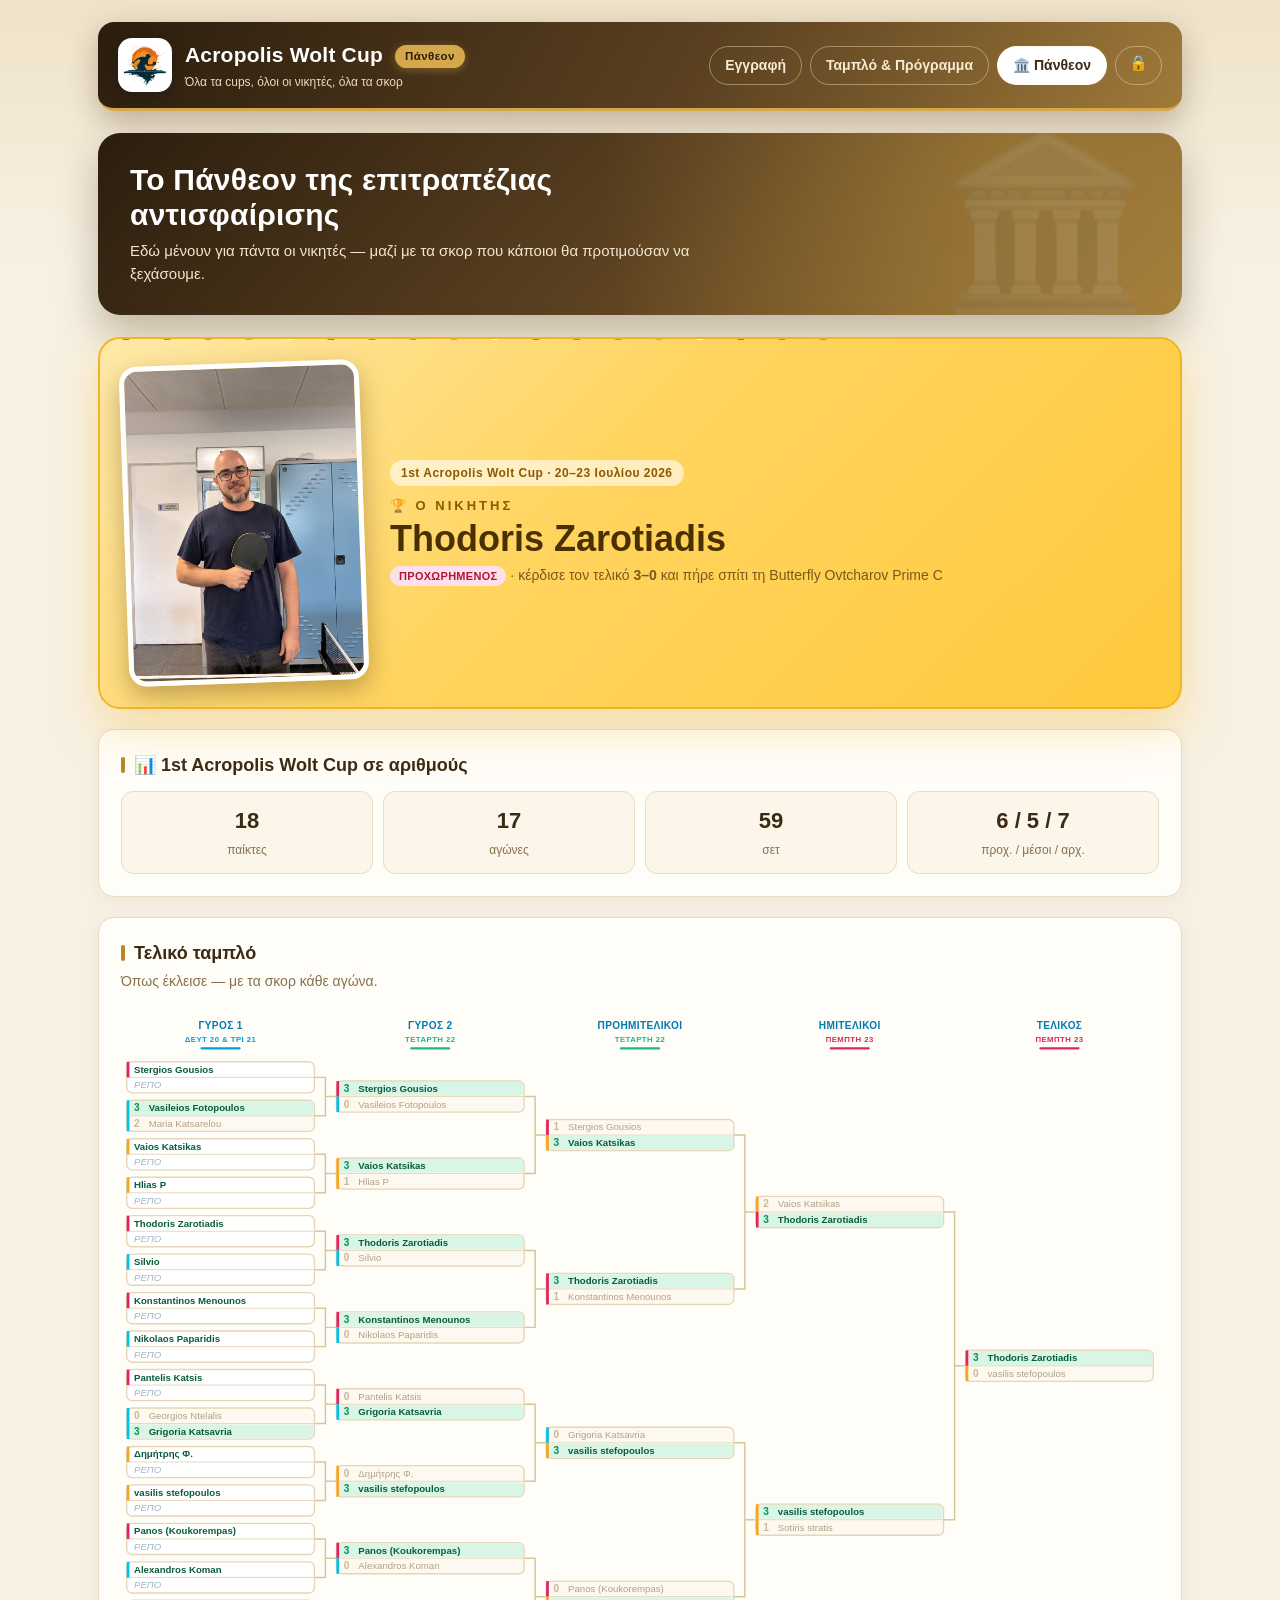
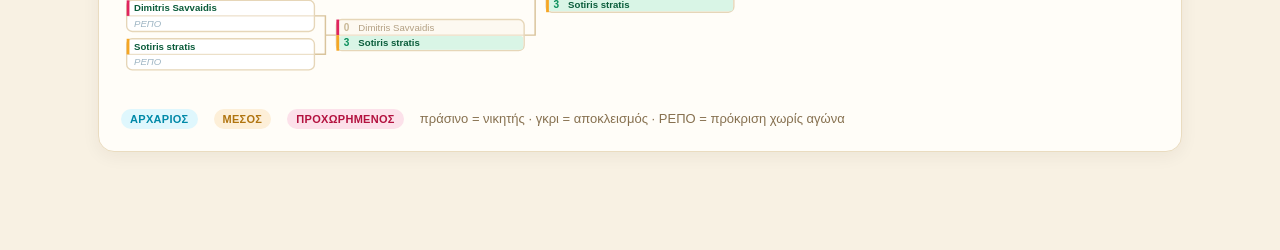
<file: history.html>
<!DOCTYPE html>
<html lang="el">
<head>
<meta charset="utf-8">
<meta name="viewport" content="width=device-width, initial-scale=1">
<title>Acropolis Wolt Cup — Πάνθεον</title>
<link rel="icon" type="image/png" href="assets/favicon.png">
<link rel="apple-touch-icon" href="assets/apple-touch-icon.png">
<link rel="stylesheet" href="css/style.css">
</head>
<body class="archive">
<div class="wrap">
  <header class="site">
    <div class="brand">
      <img class="emblem" src="assets/logo-mark.png" alt="Acropolis Wolt Cup" width="54" height="54">
      <div><h1>Acropolis Wolt Cup <span class="edition">Πάνθεον</span></h1>
      <small>Όλα τα cups, όλοι οι νικητές, όλα τα σκορ</small></div>
    </div>
    <nav class="tabs">
      <a href="index.html">Εγγραφή</a>
      <a href="bracket.html">Ταμπλό &amp; Πρόγραμμα</a>
      <a href="history.html" class="active">🏛️ Πάνθεον</a>
      <a href="admin.html" class="lock" title="Διαχείριση" aria-label="Διαχείριση">🔒</a>
    </nav>
  </header>

  <section class="hero hero-archive">
    <span class="hero-mark" aria-hidden="true">🏛️</span>
    <div class="htext">
      <h2>Το Πάνθεον της επιτραπέζιας αντισφαίρισης</h2>
      <p>Εδώ μένουν για πάντα οι νικητές — μαζί με τα σκορ που κάποιοι θα προτιμούσαν να ξεχάσουμε.</p>
    </div>
  </section>

  <div id="cups"><span class="muted">Φόρτωση…</span></div>

</div>

<script src="js/tournament.js"></script>
<script src="js/bracket-view.js"></script>
<script src="data/cup1.js"></script>
<script>
(function(){
  var esc=BV.esc, L=TT.LEVEL_LABEL, LV=TT.LEVELS;
  var H=(window.CUP_HISTORY||[]).slice().sort(function(a,b){return b.n-a.n;});
  var root=document.getElementById('cups');
  if(!H.length){ root.innerHTML='<div class="card muted">Δεν υπάρχουν ακόμα ολοκληρωμένα cups.</div>'; return; }

  function badge(l){ return '<span class="badge b-'+l+'">'+(L[l]||'')+'</span>'; }

  root.innerHTML=H.map(function(c){
    var ms=c.matches, played=ms.filter(function(m){return !m.isBye && m.status==='done';});
    var f=BV.finalResult(ms,c.rounds);
    var cnt={advanced:0,intermediary:0,novice:0}; c.players.forEach(function(p){cnt[p.level]++;});
    var sets=played.reduce(function(s,m){return s+(+m.p1Games)+(+m.p2Games);},0);

    var hof='<div class="hof">'+BV.confettiHTML(18)+
      (c.photo?'<img class="hof-photo" src="'+esc(c.photo)+'" alt="'+esc(f?f.winner:'')+' με τη νέα του ρακέτα">':'<div class="hof-photo ph">🏆</div>')+
      '<div class="hof-txt">'+
        '<span class="hof-ed">'+esc(c.name)+' · '+esc(c.dates)+'</span>'+
        '<div class="lbl">🏆 Ο νικητής</div>'+
        '<div class="nm">'+esc(f?f.winner:'—')+'</div>'+
        (f?'<div class="sub">'+badge(f.winnerLevel)+' · κέρδισε τον τελικό <b>'+esc(f.score)+'</b>'+(c.prize?' και πήρε σπίτι τη '+esc(c.prize):'')+'</div>':'')+
      '</div></div>';

    var stats='<div class="hstats">'+
      '<div><b>'+c.players.length+'</b><span>παίκτες</span></div>'+
      '<div><b>'+played.length+'</b><span>αγώνες</span></div>'+
      '<div><b>'+sets+'</b><span>σετ</span></div>'+
      '<div><b>'+cnt.advanced+' / '+cnt.intermediary+' / '+cnt.novice+'</b><span>προχ. / μέσοι / αρχ.</span></div>'+
    '</div>';

    return '<section class="cup-arch">'+hof+
      '<div class="card">'+
        '<h2>📊 '+esc(c.name)+' σε αριθμούς</h2>'+stats+
      '</div>'+
      '<div class="card"><h2>Τελικό ταμπλό</h2><p class="sub">Όπως έκλεισε — με τα σκορ κάθε αγώνα.</p>'+
        '<div class="bracket-scroll">'+BV.buildSVG(c.size,BV.toMap(ms),c.rounds,{dayShort:c.dayShort})+'</div>'+
        '<div class="legend"><span>'+badge('novice')+'</span><span>'+badge('intermediary')+'</span><span>'+badge('advanced')+'</span><span>πράσινο = νικητής · γκρι = αποκλεισμός · ΡΕΠΟ = πρόκριση χωρίς αγώνα</span></div>'+
      '</div>'+
    '</section>';
  }).join('');
})();
</script>
</body>
</html>
</file>
<file: css/style.css>
:root{
  /* Wolt blue palette */
  --wolt:#009de0; --wolt-dark:#0079b3; --wolt-light:#00c2e8; --wolt-ink:#012a3a;
  --bg:#eaf5fb; --panel:#ffffff; --panel2:#f2f8fc; --line:#d3e6f1;
  --text:#0b2b3a; --muted:#5d7c8f; --gold:#0079b3;
  --novice:#00c2e8; --inter:#f5a623; --adv:#e0245e;
  --ok:#0a8f5b; --radius:16px;
  /* season 2: midnight navy + orange ball accent */
  --navy:#012a3a; --navy2:#03466b; --accent:#ff8a00; --accent-dark:#e06f00;
}
*{box-sizing:border-box}
body{
  margin:0;background:linear-gradient(180deg,#d6eefb 0,var(--bg) 240px);
  color:var(--text);font:16px/1.5 -apple-system,BlinkMacSystemFont,"Segoe UI",Roboto,Helvetica,Arial,sans-serif;
  min-height:100vh;
}
a{color:var(--wolt)}
.wrap{max-width:1120px;margin:0 auto;padding:22px 18px 64px}
header.site{
  display:flex;align-items:center;justify-content:space-between;gap:16px;
  padding:16px 20px;flex-wrap:wrap;margin-bottom:22px;
  background:linear-gradient(120deg,var(--navy) 0,var(--navy2) 55%,var(--wolt) 100%);
  border-radius:var(--radius);color:#fff;border-bottom:3px solid var(--accent);
  box-shadow:0 10px 30px rgba(1,42,58,.28);
}
.brand{display:flex;align-items:center;gap:13px}
.brand .ball{width:36px;height:36px;border-radius:50%;background:radial-gradient(circle at 34% 30%,#fff,#bfeeff);box-shadow:0 0 0 4px rgba(255,255,255,.25)}
.brand .emblem{width:50px;height:auto;display:block;filter:drop-shadow(0 2px 5px rgba(0,20,40,.2))}
.brand h1{font-size:21px;margin:0;letter-spacing:.2px;color:#fff}
.brand small{display:block;color:#d6f2ff;font-weight:400;font-size:12px;margin-top:2px}
.brand .pill{background:rgba(255,255,255,.18);color:#fff;border:0}
nav.tabs{display:flex;gap:8px;flex-wrap:wrap}
nav.tabs a{
  text-decoration:none;color:#eaf9ff;padding:8px 15px;border-radius:999px;
  border:1px solid rgba(255,255,255,.4);font-size:14px;font-weight:600;transition:.15s;
}
nav.tabs a:hover{background:rgba(255,255,255,.15)}
nav.tabs a.active{background:#fff;color:var(--navy);border-color:#fff}
.edition{display:inline-block;vertical-align:middle;margin-left:6px;font-size:11.5px;font-weight:800;letter-spacing:.4px;
  background:var(--accent);color:#fff;padding:3px 10px;border-radius:999px;box-shadow:0 2px 8px rgba(255,138,0,.4)}
nav.tabs a.lock{padding:8px 13px;font-size:15px;line-height:1}
.card{background:var(--panel);border:1px solid var(--line);border-radius:var(--radius);padding:22px;margin-bottom:20px;box-shadow:0 4px 18px rgba(1,42,58,.05)}
.card h2{margin:0 0 4px;font-size:18px;color:var(--wolt-ink)}
.card > h2:first-child::before{content:"";display:inline-block;width:4px;height:16px;border-radius:2px;background:var(--accent);margin-right:9px;vertical-align:-2px}
/* prominent registration card */
.card.register{background:linear-gradient(180deg,#e3f4ff 0,#ffffff 72%);border:2px solid var(--wolt);
  box-shadow:0 14px 36px rgba(0,157,224,.22)}
.card.register > h2{color:var(--wolt-dark);font-size:20px}
.card .sub{color:var(--muted);font-size:14px;margin:0 0 18px}
label{display:block;font-size:13px;font-weight:700;color:var(--muted);margin:14px 0 6px}
input[type=text],input[type=email],input[type=password],select{
  width:100%;padding:12px 14px;background:#fff;border:1.5px solid var(--line);
  color:var(--text);border-radius:11px;font-size:15px;outline:none;transition:.15s;
}
input:focus,select:focus{border-color:var(--wolt);box-shadow:0 0 0 3px rgba(0,157,224,.15)}
.levels{display:grid;grid-template-columns:repeat(3,1fr);gap:10px;margin-top:6px}
.levels label{margin:0;cursor:pointer}
.levels input{position:absolute;opacity:0;width:1px;height:1px;pointer-events:none}
.lvl-card{position:relative;border:2px solid var(--line);border-radius:12px;padding:16px 13px 13px;text-align:center;background:#fff;transition:.15s;cursor:pointer}
.lvl-card:hover{border-color:#9fd4ef;background:#f7fcff}
.lvl-card b{display:block;font-size:15px;color:var(--text)}
.lvl-card span{font-size:12px;color:var(--muted)}
/* radio indicator so it's clear these are selectable */
.lvl-card::after{content:"";position:absolute;top:10px;right:10px;width:20px;height:20px;border-radius:50%;
  border:2px solid #c3d8e5;background:#fff;transition:.15s}
.levels input:checked + .lvl-card{border-color:var(--wolt);box-shadow:0 0 0 2px var(--wolt) inset;background:#eef9ff}
.levels input:checked + .lvl-card::after{border-color:var(--wolt);background:var(--wolt);box-shadow:inset 0 0 0 4px #fff}
.levels input:focus-visible + .lvl-card{outline:3px solid rgba(0,157,224,.35);outline-offset:2px}
.levels-hint{font-size:12.5px;color:var(--muted);margin-top:8px;text-align:center}
.levels-hint b{color:var(--wolt-dark)}
.avail{display:flex;gap:20px;margin-top:8px;flex-wrap:wrap}
.avail label{display:flex;align-items:center;gap:8px;margin:0;color:var(--text);font-weight:600}
.avail input{width:18px;height:18px;accent-color:var(--wolt)}
button.btn{
  margin-top:22px;background:var(--wolt);color:#fff;border:0;border-radius:11px;
  padding:13px 22px;font-size:15px;font-weight:700;cursor:pointer;transition:.15s;
  box-shadow:0 6px 16px rgba(0,157,224,.28);
}
button.btn:hover{background:var(--wolt-dark)}
button.btn.sm{margin:0;padding:8px 14px;font-size:13px;box-shadow:none}
button.ghost{background:#fff;color:var(--wolt);border:1.5px solid var(--wolt);box-shadow:none}
button.ghost:hover{background:#f0faff}
.note{padding:12px 14px;border-radius:11px;font-size:14px;margin-top:14px}
.note.ok{background:#e6f7ef;color:#0a6b46;border:1px solid #a7e4c8}
.note.err{background:#fdeaef;color:#b3123f;border:1px solid #f5b8c9}
.note.info{background:#e7f4fc;color:#0a5c86;border:1px solid #b6ddf2}
.badge{display:inline-block;font-size:11px;font-weight:700;padding:2px 9px;border-radius:999px;text-transform:uppercase;letter-spacing:.3px}
.b-novice{background:#dff7fd;color:#0089a8}
.b-intermediary{background:#fdefd8;color:#b0740f}
.b-advanced{background:#fce1ea;color:#b3123f}
.pill{display:inline-block;font-size:12px;padding:3px 10px;border-radius:999px;background:var(--panel2);border:1px solid var(--line);color:var(--muted)}
.muted{color:var(--muted)}
table.tbl{width:100%;border-collapse:collapse;font-size:14px}
table.tbl th,table.tbl td{text-align:left;padding:9px 10px;border-bottom:1px solid var(--line)}
table.tbl th{color:var(--muted);font-size:12px;text-transform:uppercase;letter-spacing:.3px}

/* Bracket graph */
.bracket-scroll{overflow:auto;padding:6px 2px 14px;border-radius:12px}
.bracket-scroll svg{display:block}
.sv-box{fill:#fff;stroke:var(--line);stroke-width:1.5}
.sv-box.done{fill:#f6fbfe}
.sv-div{stroke:var(--line);stroke-width:1}
.sv-conn{fill:none;stroke:#b9d7e6;stroke-width:1.6}
.sv-name{font:600 10.5px -apple-system,Segoe UI,Roboto,sans-serif;fill:var(--text)}
.sv-name.tbd{fill:#9fb6c4;font-style:italic;font-weight:400}
.sv-name.win{fill:var(--wolt-dark);font-weight:800}
.sv-score{font:800 11px -apple-system,Segoe UI,Roboto,sans-serif;fill:var(--muted)}
.sv-score.win{fill:var(--wolt)}
.sv-round{font:700 11px -apple-system,Segoe UI,Roboto,sans-serif;fill:var(--wolt-dark);text-transform:uppercase;letter-spacing:.4px}
.sv-day{font:800 8.5px -apple-system,Segoe UI,Roboto,sans-serif;letter-spacing:.5px}
.sv-tag{font:700 9px -apple-system,Segoe UI,Roboto,sans-serif}
.legend{display:flex;gap:16px;flex-wrap:wrap;font-size:13px;color:var(--muted);margin-top:12px}
.grid2{display:grid;grid-template-columns:1fr 1fr;gap:16px}
@media(max-width:720px){.grid2,.levels{grid-template-columns:1fr}}
.match-admin{display:grid;grid-template-columns:1fr auto;gap:12px;align-items:center;padding:12px;border:1px solid var(--line);border-radius:11px;margin-bottom:10px;background:var(--panel2)}
.match-admin .players{font-size:14px}
.match-admin .score-in{display:flex;gap:6px;align-items:center}
.match-admin .score-in input{width:52px;text-align:center;padding:8px}
.hidden{display:none!important}
/* players admin table */
.padmin{overflow-x:auto}
.padmin table{width:100%;border-collapse:collapse;font-size:14px}
.padmin th{text-align:left;color:var(--muted);font-size:12px;text-transform:uppercase;letter-spacing:.3px;padding:6px 8px;border-bottom:1px solid var(--line)}
.padmin td{padding:6px 8px;border-bottom:1px solid var(--line);vertical-align:middle}
.padmin input,.padmin select{padding:8px 10px;font-size:14px;border-radius:9px}
.padmin input.nm{min-width:130px}
.padmin input.em{min-width:170px}
.padmin .row-actions{display:flex;gap:6px;white-space:nowrap}
.padmin .pdel{color:#b3123f;border-color:#f5b8c9}
.footer{color:var(--muted);font-size:12px;text-align:center;margin-top:30px}
h3.day{margin:22px 0 10px;font-size:15px;color:var(--wolt-dark)}
code{background:var(--panel2);padding:2px 6px;border-radius:6px;font-size:13px}

/* subtle ping-pong ball dot texture on the page */
body{
  background-image:
    radial-gradient(circle at 12% 22%, rgba(0,157,224,.06) 0 7px, transparent 8px),
    radial-gradient(circle at 88% 12%, rgba(245,166,35,.07) 0 6px, transparent 7px),
    radial-gradient(circle at 78% 82%, rgba(0,194,232,.06) 0 9px, transparent 10px),
    radial-gradient(circle at 22% 88%, rgba(224,36,94,.05) 0 6px, transparent 7px),
    linear-gradient(180deg,#d6eefb 0,var(--bg) 240px);
  background-attachment:fixed;
}

/* HERO */
.hero{
  position:relative;overflow:hidden;
  background:radial-gradient(circle at 85% 20%,rgba(255,138,0,.28) 0,transparent 42%),
             linear-gradient(135deg,var(--navy) 0,var(--navy2) 45%,var(--wolt) 100%);
  border-radius:22px;padding:30px 32px;color:#fff;margin-bottom:22px;
  box-shadow:0 18px 40px rgba(1,42,58,.3);
}
.hero .htext{position:relative;z-index:2;max-width:62%}
.hero h2{margin:0 0 8px;font-size:30px;line-height:1.15;color:#fff;letter-spacing:.2px}
.hero p{margin:0;color:#eafaff;font-size:15px}
.hero .chips{display:flex;gap:8px;flex-wrap:wrap;margin-top:16px}
.hero .chip{background:rgba(255,255,255,.14);border:1px solid rgba(255,255,255,.3);color:#fff;
  font-size:13px;font-weight:700;padding:6px 12px;border-radius:999px}
.hero .chip.accent{background:var(--accent);border-color:var(--accent);box-shadow:0 4px 12px rgba(255,138,0,.35)}
/* giant edition numeral in the hero background */
.hero-mark{position:absolute;left:52%;top:50%;transform:translate(-50%,-50%);z-index:0;pointer-events:none;
  font:900 230px/1 Georgia,"Times New Roman",serif;color:#fff;opacity:.07;letter-spacing:-8px;user-select:none}
@media(max-width:720px){.hero-mark{left:auto;right:-10px;transform:translateY(-50%);font-size:170px}}
.hero-art{position:absolute;right:-6px;bottom:-14px;width:230px;height:200px;z-index:1;opacity:.96}
.hero-art .ball{animation:bob 2.6s ease-in-out infinite}
@keyframes bob{0%,100%{transform:translateY(0)}50%{transform:translateY(-10px)}}
@media(max-width:720px){.hero .htext{max-width:100%}.hero-art{opacity:.18;right:-30px}}

/* NET divider */
.net{height:0;border:0;border-top:3px dashed var(--wolt-light);opacity:.5;margin:18px 0}

/* RULES */
.rules-grid{display:grid;grid-template-columns:1fr 1fr;gap:14px;margin-top:6px}
@media(max-width:720px){.rules-grid{grid-template-columns:1fr}}
.rule{display:flex;gap:12px;align-items:flex-start;background:var(--panel2);border:1px solid var(--line);
  border-radius:13px;padding:14px}
.rule .ic{flex:0 0 auto;width:38px;height:38px;border-radius:10px;background:#fff;border:1px solid var(--line);
  display:flex;align-items:center;justify-content:center;font-size:20px}
.rule > div > b{display:block;font-size:14.5px;color:var(--wolt-ink);margin-bottom:2px}
.rule span{font-size:13px;color:var(--muted)}
.rule span b{color:var(--wolt-dark)}

/* HANDICAP MATRIX */
.hmatrix{width:100%;border-collapse:separate;border-spacing:6px;margin-top:8px}
.hmatrix th{font-size:11px;text-transform:uppercase;letter-spacing:.4px;color:var(--muted);padding:4px;text-align:center;font-weight:700}
.hmatrix td{text-align:center;border-radius:10px;padding:12px 8px;font-weight:800;font-size:15px}
.hmatrix .rl{text-align:left;font-weight:700;color:var(--wolt-ink);background:transparent;font-size:13px}
.hmatrix .hc{background:#eafaff;color:var(--wolt-dark);border:1.5px solid #bfeeff}
.hmatrix .hc.big{background:#e7f9f1;color:#0a6b46;border-color:#a7e4c8}
.hmatrix .zero{background:var(--panel2);color:#9fb6c4;border:1.5px dashed var(--line);font-weight:600;font-size:12px}
.hmatrix .self{background:#f4f8fb;color:#c3d3dd}

/* level card icons */
.lvl-card .em{font-size:22px;display:block;margin-bottom:4px}
.b-strip{display:inline-block;width:10px;height:10px;border-radius:3px;vertical-align:middle;margin-right:5px}

/* rules grid — force even rows */
.rules-grid .rule{height:100%}
.rules-grid{align-items:stretch}

/* deadline / registration status banner */
.deadline{display:flex;align-items:center;justify-content:space-between;gap:14px;flex-wrap:wrap;
  background:#e7f4fc;border:1px solid #b6ddf2;border-radius:18px;padding:15px 20px;margin-bottom:20px}
.deadline .dl-txt{display:flex;align-items:center;gap:13px}
.deadline .dl-txt .cal{font-size:28px;line-height:1}
.deadline .dl-txt b{color:var(--wolt-ink);font-size:15.5px}
.deadline .dl-txt span{display:block;color:var(--muted);font-size:13px;margin-top:1px}
.status-pill{font-size:12px;font-weight:800;padding:6px 15px;border-radius:999px;text-transform:uppercase;letter-spacing:.4px;white-space:nowrap}
.status-pill.open{background:#e6f7ef;color:#0a6b46;border:1px solid #a7e4c8}
.status-pill.closed{background:#fdeaef;color:#b3123f;border:1px solid #f5b8c9}
.deadline.closed{background:#fdeaef;border-color:#f5b8c9}
.deadline.closed .dl-txt b{color:#b3123f}

/* schedule strip (main page) */
.sched-strip{display:grid;grid-template-columns:repeat(3,1fr);gap:12px;margin-top:6px}
@media(max-width:600px){.sched-strip{grid-template-columns:1fr}}
.sday{border:1px solid var(--line);border-radius:14px;padding:13px 15px;background:var(--panel2)}
.sday b{display:block;font-size:14.5px;color:var(--wolt-ink);margin-bottom:2px}
.sday .rnd{font-size:12.5px;color:var(--muted)}
.sday .tag{display:inline-block;font-size:11px;font-weight:800;color:#fff;border-radius:999px;padding:2px 10px;margin-bottom:8px;letter-spacing:.3px}

/* how-it-works: numbered flow (distinct from the coloured schedule cards) */
.steps{display:grid;grid-template-columns:repeat(3,1fr);gap:8px;margin-top:14px}
.step{position:relative;text-align:center;padding:6px 18px}
.step .num{width:46px;height:46px;border-radius:50%;background:linear-gradient(135deg,var(--accent),#ffb347);
  color:#fff;font-weight:800;font-size:19px;display:flex;align-items:center;justify-content:center;
  margin:0 auto 10px;box-shadow:0 6px 15px rgba(255,138,0,.32)}
.step b{display:block;font-size:14.5px;color:var(--wolt-ink);margin-bottom:3px}
.step p{margin:0;font-size:12.5px;color:var(--muted)}
.step:not(:last-child)::after{content:"→";position:absolute;top:12px;right:-9px;color:#a9cee2;font-size:22px;font-weight:800}
@media(max-width:600px){
  .steps{grid-template-columns:1fr;gap:22px}
  .step:not(:last-child)::after{content:"↓";top:auto;bottom:-17px;right:auto;left:50%;transform:translateX(-50%)}
}

/* disable form when registration is closed */
form.closed{opacity:.5;pointer-events:none;filter:grayscale(.35)}

/* simple starting-score list */
.score-list{display:grid;grid-template-columns:1fr 1fr;gap:10px;margin-top:10px}
@media(max-width:600px){.score-list{grid-template-columns:1fr}}
.score-row{display:flex;justify-content:space-between;align-items:center;gap:12px;
  background:var(--panel2);border:1px solid var(--line);border-radius:12px;padding:11px 14px}
.score-row .who{font-size:14.5px;color:var(--wolt-ink);font-weight:700}
.score-row .who .lv{font-weight:400;color:var(--muted)}
.score-row .sc{font-weight:800;font-size:19px;color:var(--wolt-dark);background:#eafaff;
  border:1.5px solid #bfeeff;border-radius:10px;padding:4px 14px;min-width:64px;text-align:center;white-space:nowrap}
.score-row.even .sc{background:var(--panel2);color:#9fb6c4;border-color:var(--line)}

/* champion announcement */
.champ{position:relative;overflow:hidden;text-align:center;border-radius:22px;margin-bottom:20px;
  padding:34px 24px 30px;color:#5a3d00;
  background:linear-gradient(135deg,#ffe9a8 0,#ffd45e 45%,#ffc93c 100%);
  border:2px solid #f0b429;box-shadow:0 18px 45px rgba(240,180,41,.4)}
.champ .cup{font-size:56px;line-height:1;display:block;margin-bottom:6px;animation:champbob 1.6s ease-in-out infinite}
@keyframes champbob{0%,100%{transform:translateY(0) rotate(-4deg)}50%{transform:translateY(-8px) rotate(4deg)}}
.champ .lbl{font-size:13px;font-weight:800;letter-spacing:3px;text-transform:uppercase;color:#8a5a00}
.champ .winner-photo{display:block;width:min(260px,70%);aspect-ratio:3/4;object-fit:cover;object-position:center 20%;margin:12px auto 6px;border-radius:18px;border:5px solid #fff;box-shadow:0 8px 24px rgba(74,48,0,.35);position:relative}
.champ .nm{font-size:34px;font-weight:900;color:#4a3000;margin:4px 0 2px;letter-spacing:.5px}
.champ .sub{font-size:14px;color:#7a5a1a}
.champ .cf{position:absolute;top:-12px;width:9px;height:15px;border-radius:2px;opacity:.9;animation:cfall linear infinite}
@keyframes cfall{0%{transform:translateY(-20px) rotate(0)}100%{transform:translateY(240px) rotate(720deg)}}

/* prize banner */
.prize{display:flex;gap:15px;align-items:center;background:linear-gradient(135deg,#fff3d6,#ffe6a8);
  border:1px solid #f0d089;border-radius:18px;padding:16px 20px;margin-bottom:20px;
  box-shadow:0 8px 22px rgba(240,190,60,.22)}
.prize .tp{font-size:38px;line-height:1}
.prize b{color:#8a5a00;font-size:16.5px}
.prize span{display:block;color:#7a5a1a;font-size:13.5px;margin-top:2px}

/* ===== defending champion strip (registration page) ===== */
.defender{display:flex;align-items:center;gap:16px;text-decoration:none;color:inherit;
  background:linear-gradient(120deg,#fff7e0 0,#ffe7ad 100%);border:1.5px solid #f0c45c;border-radius:18px;
  padding:12px 18px 12px 12px;margin-bottom:20px;box-shadow:0 8px 22px rgba(240,180,41,.22);transition:.15s}
.defender:hover{transform:translateY(-2px);box-shadow:0 12px 28px rgba(240,180,41,.32)}
.defender img{width:64px;height:64px;border-radius:14px;object-fit:cover;object-position:center 20%;border:3px solid #fff;box-shadow:0 3px 10px rgba(74,48,0,.25);flex:0 0 auto}
.defender .dcup{font-size:40px}
.defender > div{flex:1}
.defender .dlbl{display:block;font-size:11.5px;font-weight:800;letter-spacing:1.5px;text-transform:uppercase;color:#8a5a00}
.defender b{display:block;font-size:18px;color:#4a3000}
.defender > div > span:last-child{display:block;font-size:13px;color:#7a5a1a}
.defender .dgo{font-weight:800;font-size:13px;color:#8a5a00;white-space:nowrap}
@media(max-width:600px){.defender .dgo{display:none}}

/* ===== history / hall of fame ===== */
.hero-archive .hero-mark{font-size:170px;opacity:.1;left:auto;right:30px;transform:translateY(-50%);letter-spacing:0}
.cup-arch{margin-bottom:34px}
.hof{position:relative;overflow:hidden;display:grid;grid-template-columns:240px 1fr;gap:26px;align-items:center;
  border-radius:22px;margin-bottom:20px;padding:24px;color:#5a3d00;
  background:linear-gradient(135deg,#ffe9a8 0,#ffd45e 45%,#ffc93c 100%);
  border:2px solid #f0b429;box-shadow:0 18px 45px rgba(240,180,41,.35)}
.hof .cf{position:absolute;top:-12px;width:8px;height:13px;border-radius:2px;opacity:.75;animation:cfall linear infinite}
.hof-photo{position:relative;width:100%;aspect-ratio:3/4;object-fit:cover;object-position:center 20%;border-radius:18px;
  border:5px solid #fff;box-shadow:0 10px 26px rgba(74,48,0,.35);transform:rotate(-2deg)}
.hof-photo.ph{display:flex;align-items:center;justify-content:center;font-size:80px;background:#fff6d6}
.hof-txt{position:relative}
.hof-ed{display:inline-block;font-size:12px;font-weight:800;letter-spacing:.5px;background:rgba(255,255,255,.6);color:#8a5a00;padding:4px 11px;border-radius:999px;margin-bottom:10px}
.hof .lbl{font-size:13px;font-weight:800;letter-spacing:3px;text-transform:uppercase;color:#8a5a00}
.hof .nm{font-size:36px;font-weight:900;color:#4a3000;line-height:1.1;margin:4px 0 6px}
.hof .sub{font-size:14px;color:#7a5a1a}
.podium{display:grid;grid-template-columns:1fr 1fr;gap:8px;margin-top:16px}
.pd{display:flex;align-items:center;gap:8px;background:rgba(255,255,255,.62);border-radius:12px;padding:8px 11px;font-size:13.5px}
.pd span:first-child{font-size:20px}
.pd b{flex:1;color:#4a3000;min-width:0;overflow:hidden;text-overflow:ellipsis;white-space:nowrap}
.pd.p1{background:#fff;box-shadow:0 3px 10px rgba(74,48,0,.15)}
@media(max-width:720px){.hof{grid-template-columns:1fr;text-align:center}.hof-photo{max-width:240px;margin:0 auto}.podium{grid-template-columns:1fr;text-align:left}}
.hstats{display:grid;grid-template-columns:repeat(4,1fr);gap:10px;margin-top:12px}
.hstats div{background:var(--panel2);border:1px solid var(--line);border-radius:12px;padding:12px;text-align:center}
.hstats b{display:block;font-size:22px;color:var(--navy)}
.hstats span{font-size:12px;color:var(--muted)}
@media(max-width:600px){.hstats{grid-template-columns:1fr 1fr}}
.upsets{display:flex;flex-direction:column;gap:7px}
.ups{background:#fff8ee;border:1px solid #ffd9a8;border-radius:11px;padding:9px 12px;font-size:14px}
.ups-sc{font-weight:800;color:var(--accent-dark);margin-left:4px}
details.results summary{cursor:pointer;list-style:none}
details.results summary::-webkit-details-marker{display:none}
details.results summary::after{content:"▾ άνοιγμα";float:right;font-size:13px;color:var(--muted);font-weight:700;margin-top:3px}
details.results[open] summary::after{content:"▴ κλείσιμο"}

/* ===== ARCHIVE THEME (history page): bronze & parchment, clearly not the live cup ===== */
body.archive{
  --wolt-ink:#3b2a14; --muted:#86704f; --line:#e6d6b8; --panel2:#fbf5ea; --navy:#3b2a14; --accent:#b8862b; --accent-dark:#8f6414;
  background-image:linear-gradient(180deg,#efe2c8 0,#f8f1e3 260px);background-color:#f8f1e3}
body.archive a{color:#8f6414}
body.archive header.site{background:linear-gradient(120deg,#2b1d0e 0,#5a4020 55%,#a07a3a 100%);
  border-bottom-color:#d4a84b;box-shadow:0 10px 30px rgba(59,42,20,.3)}
body.archive .brand small{color:#ecdcbc}
body.archive nav.tabs a{color:#f5ead4;border-color:rgba(255,240,210,.4)}
body.archive nav.tabs a.active{color:#3b2a14}
body.archive .edition{background:#d4a84b;color:#2b1d0e;box-shadow:0 2px 8px rgba(212,168,75,.4)}
body.archive .hero{background:radial-gradient(circle at 85% 20%,rgba(212,168,75,.35) 0,transparent 45%),
  linear-gradient(135deg,#2b1d0e 0,#5a4020 50%,#9c7637 100%);box-shadow:0 18px 40px rgba(59,42,20,.3)}
body.archive .hero p{color:#f2e6cf}
body.archive .card{background:#fffdf8;border-color:#eadcc0;box-shadow:0 4px 18px rgba(59,42,20,.06)}
body.archive .hstats div{background:#fbf5ea;border-color:#eadcc0}
body.archive .sv-box{stroke:#e6d6b8}
body.archive .sv-box.done{fill:#fdf9f1}
body.archive .sv-conn{stroke:#d9c49c}
body.archive .sv-name.win{fill:#7a5410}
body.archive .sv-score.win{fill:#b8862b}
body.archive h3.day{color:#8f6414}

/* bracket: make the winner of each played match obvious */
.sv-winbg{fill:#d6efff}
.sv-name.win{font-weight:800}
.sv-name.lose{fill:#9fb3c0;font-weight:500}
.sv-score.lose{fill:#b5c5cf}
body.archive .sv-winbg{fill:#f3dfb2}
body.archive .sv-name.lose{fill:#b3a083}
body.archive .sv-score.lose{fill:#c9b896}

/* new logo mark (white tile so the navy ink reads on the dark header) */
.brand .emblem{width:54px;height:54px;background:#fff;border-radius:14px;padding:3px;object-fit:contain;filter:none;box-shadow:0 4px 12px rgba(0,20,40,.25)}
/* hero illustration: full-height on the right, fading into the gradient */
.hero-photo{top:0;bottom:0;right:0;height:100%;width:52%;object-fit:cover;object-position:center;opacity:1;
  -webkit-mask-image:linear-gradient(90deg,transparent 0,#000 38%);mask-image:linear-gradient(90deg,transparent 0,#000 38%)}
.hero .hero-mark{z-index:0}
@media(max-width:720px){.hero-photo{width:100%;opacity:.28;right:0}}
.hero-photo{width:46%;-webkit-mask-image:linear-gradient(90deg,transparent 0,#000 30%);mask-image:linear-gradient(90deg,transparent 0,#000 30%)}
.hero:has(.hero-photo) .hero-mark{display:none}
.hero:has(.hero-photo) .htext{max-width:56%}
@media(max-width:720px){.hero-photo{width:100%}.hero:has(.hero-photo) .htext{max-width:100%}}
/* winner = green everywhere (distinct from the level colours) */
.sv-winbg,body.archive .sv-winbg{fill:#d9f5e6}
.sv-name.win,body.archive .sv-name.win{fill:#0a5c3a;font-weight:800}
.sv-score.win,body.archive .sv-score.win{fill:#0a8f5b}
</file>
